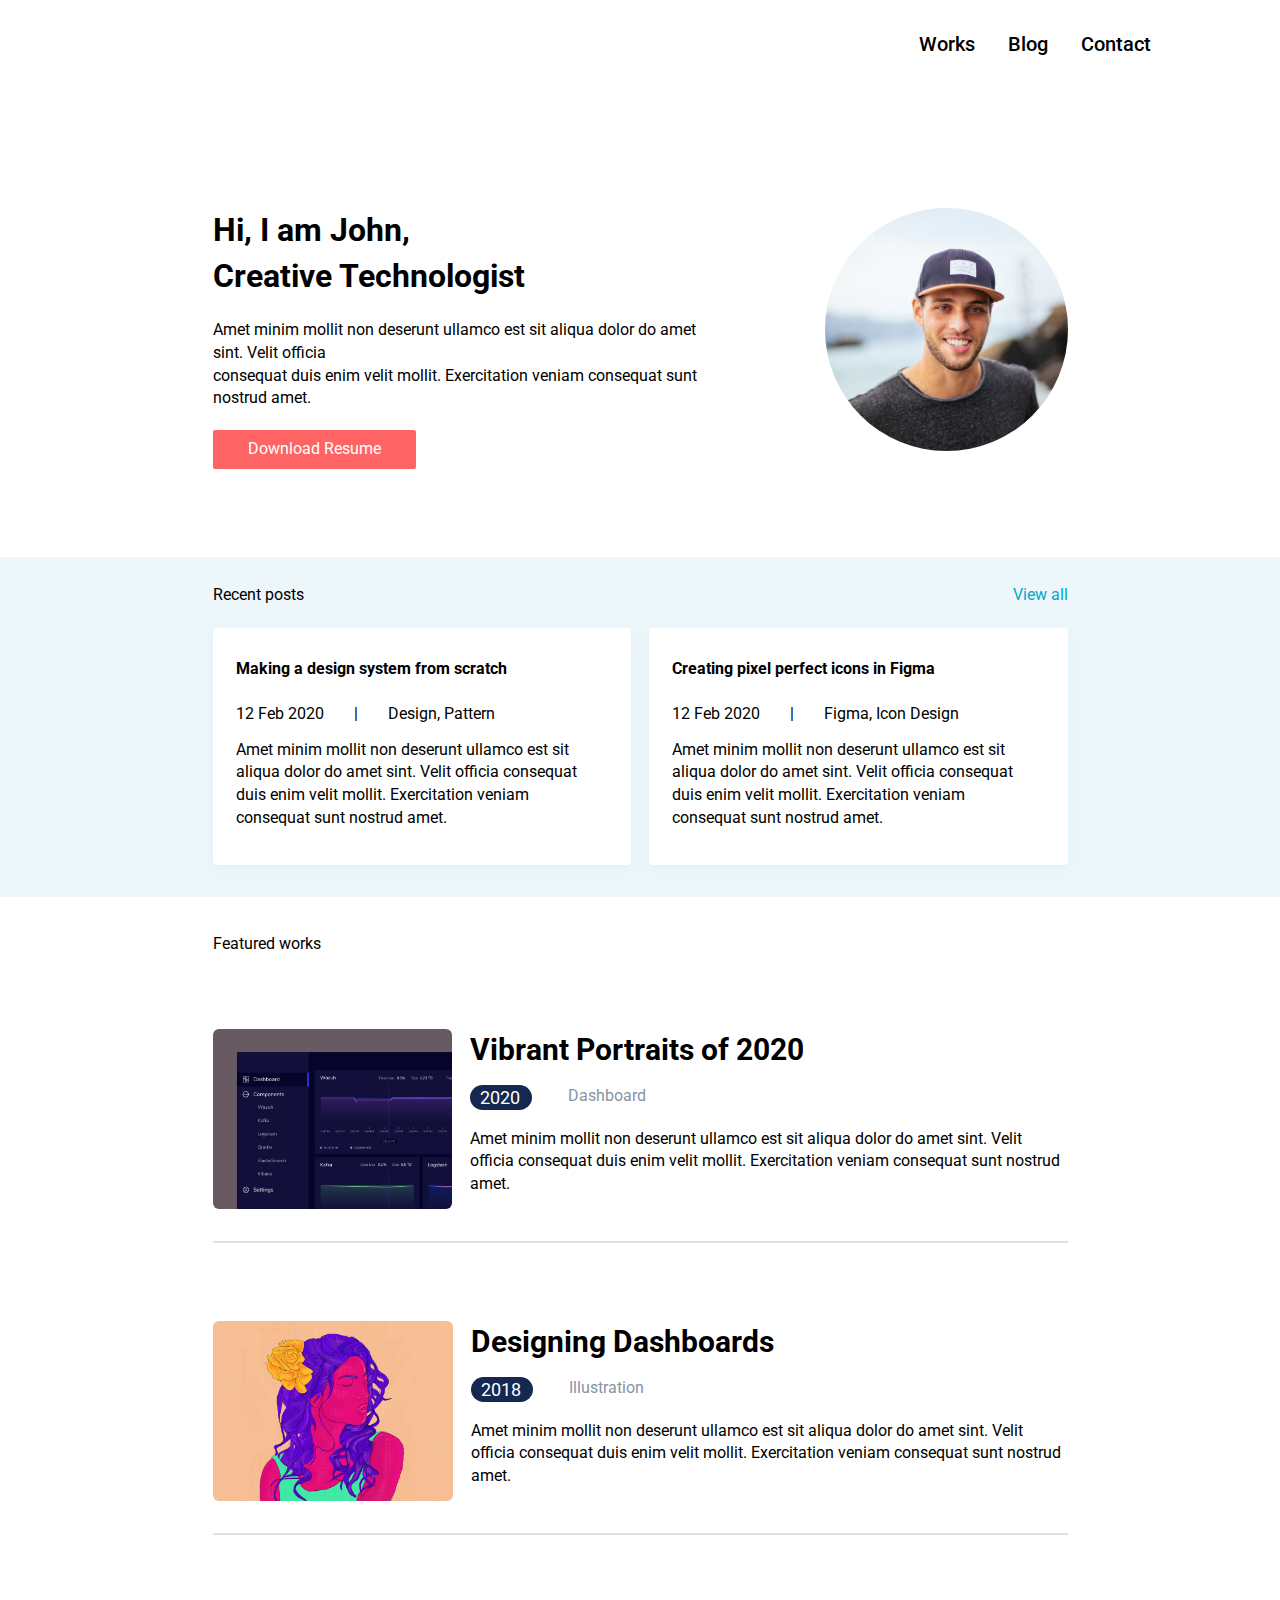
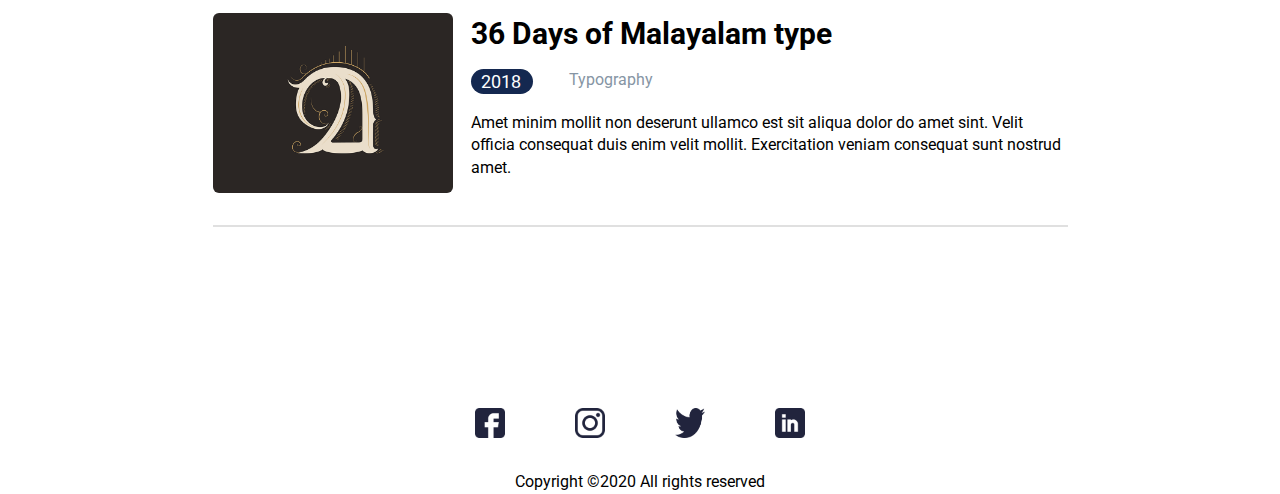
<file: index.html>
<!DOCTYPE html>
<html lang="ru">

<head>
    <meta charset="UTF-8">
    <meta http-equiv="X-UA-Compatible" content="IE=edge">
    <meta name="viewport" content="width=device-width, initial-scale=1.0">
    <link rel="preconnect" href="https://fonts.googleapis.com">
    <link rel="preconnect" href="https://fonts.gstatic.com" crossorigin>
    <link href="https://fonts.googleapis.com/css2?family=Roboto:wght@400;500;700;900&display=swap" rel="stylesheet">
    <link rel="stylesheet" href="css/normalize.css">
    <link rel="stylesheet" href="css/style.css">
    <title>Портфолио</title>
</head>

<body>
    <div class="wrapper">
        <header class="header">
            <div class="container header__container">
                <nav class="nav">
                    <ul class="nav__list">
                        <li class="nav__item">
                            <a href="#">Works</a>
                        </li>
                        <li class="nav__item">
                            <a href="#">Blog</a>
                        </li>
                        <li class="nav__item">
                            <a href="#">Contact</a>
                        </li>
                    </ul>
                </nav>
                <div class="header__burger">
                    <div class="header__burger-el"></div>
                </div>
            </div>
        </header>
        <main class="main">
            <section class="about">
                <div class="container about__container">
                    <div class="about__info">
                        <div class="about__title">
                            <h1>
                                Hi, I am John, <br>
                                Creative Technologist
                            </h1>
                        </div>
                        <div class="about__text">
                            Amet minim mollit non deserunt ullamco est sit aliqua dolor do amet sint. Velit officia <br>
                            consequat duis enim velit mollit. Exercitation veniam consequat sunt nostrud amet.
                        </div>
                        <button class="about__button">Download Resume</button>
                    </div>
                    <div class="about__avatar">
                        <img src="img/jhon.png" alt="Jhon" class="about__img">
                    </div>
                </div>
            </section>
            <section class="recent-posts">
                <div class="container recent-posts__container">
                    <div class="recent-posts__top">
                        <div class="recent-posts__title">
                            Recent posts
                        </div>
                        <a href="#" class="recent-posts__link">View all</a>
                    </div>
                    <div class="recent-posts__articles">
                        <article class="recent-posts__article">
                            <a href="#" class="recent-posts__subtitle">Making a design system from scratch</a>
                            <div class="recent-posts__info">
                                12 Feb 2020 <span class="recent-posts__separator">|</span> Design, Pattern
                            </div>
                            <div class="recent-posts__text">
                                Amet minim mollit non deserunt ullamco est sit aliqua dolor do amet sint. Velit officia
                                consequat duis enim velit mollit. Exercitation veniam consequat sunt nostrud amet.
                            </div>
                        </article>
                        <article class="recent-posts__article">
                            <a href="#" class="recent-posts__subtitle">Creating pixel perfect icons in Figma</a>
                            <div class="recent-posts__info">
                                12 Feb 2020 <span class="recent-posts__separator">|</span> Figma, Icon Design
                            </div>
                            <div class="recent-posts__text">
                                Amet minim mollit non deserunt ullamco est sit aliqua dolor do amet sint. Velit officia
                                consequat duis enim velit mollit. Exercitation veniam consequat sunt nostrud amet.
                            </div>
                        </article>
                    </div>
                </div>
            </section>
            <section class="featured">
                <div class="container">
                    <div class="title-category">Featured works</div>
                    <div class="featured__works">
                        <article class="work">
                            <div class="work__img-wrap">
                                <img src="img/kafka.png" alt="" class="work__img">
                            </div>
                            <div class="work__info">
                                <div class="work__title">
                                    Vibrant Portraits of 2020
                                </div>
                                <div class="work__subtitle">
                                    <div class="work__date">
                                        2020
                                    </div>
                                    <div class="work__category">
                                        Dashboard
                                    </div>
                                </div>
                                <div class="work__text">
                                    Amet minim mollit non deserunt ullamco est sit aliqua dolor do amet sint. Velit
                                    officia consequat duis enim velit mollit. Exercitation veniam consequat sunt nostrud
                                    amet.
                                </div>
                            </div>
                        </article>
                        <article class="work">
                            <div class="work__img-wrap">
                                <img src="img/women.png" alt="" class="work__img">
                            </div>
                            <div class="work__info">
                                <div class="work__title">
                                    Designing Dashboards
                                </div>
                                <div class="work__subtitle">
                                    <div class="work__date">
                                        2018
                                    </div>
                                    <div class="work__category">
                                        Illustration
                                    </div>
                                </div>
                                <div class="work__text">
                                    Amet minim mollit non deserunt ullamco est sit aliqua dolor do amet sint. Velit
                                    officia consequat duis enim velit mollit. Exercitation veniam consequat sunt nostrud
                                    amet.
                                </div>
                            </div>
                        </article>
                        <article class="work">
                            <div class="work__img-wrap">
                                <img src="img/A.png" alt="" class="work__img">
                            </div>
                            <div class="work__info">
                                <div class="work__title">
                                    36 Days of Malayalam type
                                </div>
                                <div class="work__subtitle">
                                    <div class="work__date">
                                        2018
                                    </div>
                                    <div class="work__category">
                                        Typography
                                    </div>
                                </div>
                                <div class="work__text">
                                    Amet minim mollit non deserunt ullamco est sit aliqua dolor do amet sint. Velit
                                    officia consequat duis enim velit mollit. Exercitation veniam consequat sunt nostrud
                                    amet.
                                </div>
                            </div>
                        </article>
                    </div>
                </div>
            </section>
        </main>
        <footer class="footer">
            <div class="container">
                <ul class="icon-list">
                    <li class="icon-list__item">
                        <a href="#"> <img src="img/fb.png" alt="" class="icon-list__item-img"></a>
                    </li>
                    <li class="icon-list__item">
                        <a href="#"> <img src="img/insta.png" alt="" class="icon-list__item-img"></a>
                    </li>
                    <li class="icon-list__item">
                        <a href="#"> <img src="img/Group.png" alt="" class="icon-list__item-img"></a>
                    </li>
                    <li class="icon-list__item">
                        <a href="#"> <img src="img/Linkedin.png" alt="" class="icon-list__item-img"></a>
                    </li>
                </ul>
                <div class="text">
                    Copyright ©2020 All rights reserved 
                </div>
            </div>
        </footer>
    </div>
</body>

</html>
</file>
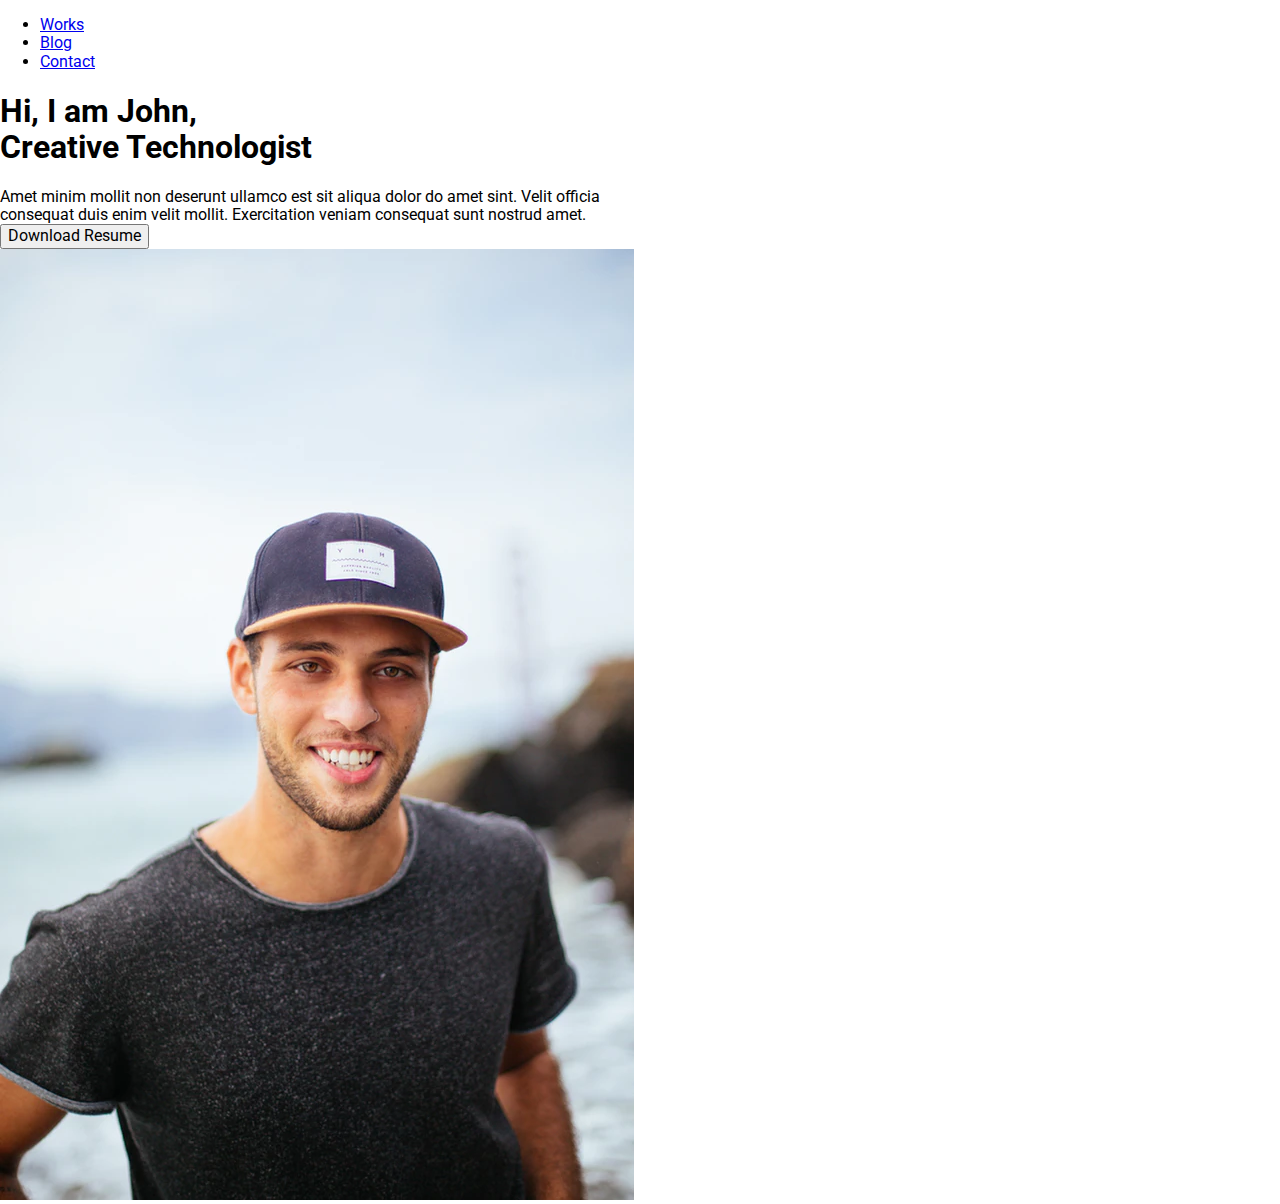
<file: portfolio/index.html>
<!DOCTYPE html>
<html lang="ru">

<head>
    <meta charset="UTF-8">
    <meta http-equiv="X-UA-Compatible" content="IE=edge">
    <meta name="viewport" content="width=device-width, initial-scale=1.0">
    <link rel="preconnect" href="https://fonts.googleapis.com">
    <link rel="preconnect" href="https://fonts.gstatic.com" crossorigin>
    <link href="https://fonts.googleapis.com/css2?family=Roboto:wght@400;500;700;900&display=swap" rel="stylesheet">
    <link rel="stylesheet" href="/css/normalize.css">
    <link rel="stylesheet" href="css/style.css">
    <title>Портфолио</title>
</head>

<body>
    <div class="wrapper">
        <header class="header">
            <div class="container header__container">
                <nav class="nav">
                    <ul class="nav__liat">
                        <li class="nav__item">
                            <a href="#">Works</a>
                        </li>
                        <li class="nav__item">
                            <a href="#">Blog</a>
                        </li>
                        <li class="nav__item">
                            <a href="#">Contact</a>
                        </li>
                    </ul>
                </nav>
            </div>
        </header>
        <main class="main">
            <section class="about">
                <div class="container">
                    <div class="about__info">
                        <div class="about__title">
                            <h1>
                                Hi, I am John, <br>
                                Creative Technologist
                            </h1>
                        </div>
                        <div class="about__text">
                            Amet minim mollit non deserunt ullamco est sit aliqua dolor do amet sint. Velit officia <br>
                            consequat duis enim velit mollit. Exercitation veniam consequat sunt nostrud amet.
                        </div>
                        <button class="about__button">Download Resume</button>
                    </div>
                    <div class="about__avatar">
                        <img src="/img/jhon.png" alt="Jhon" class="about__img">
                    </div>
                </div>
            </section>
        </main>
    </div>
</body>

</html>
</file>
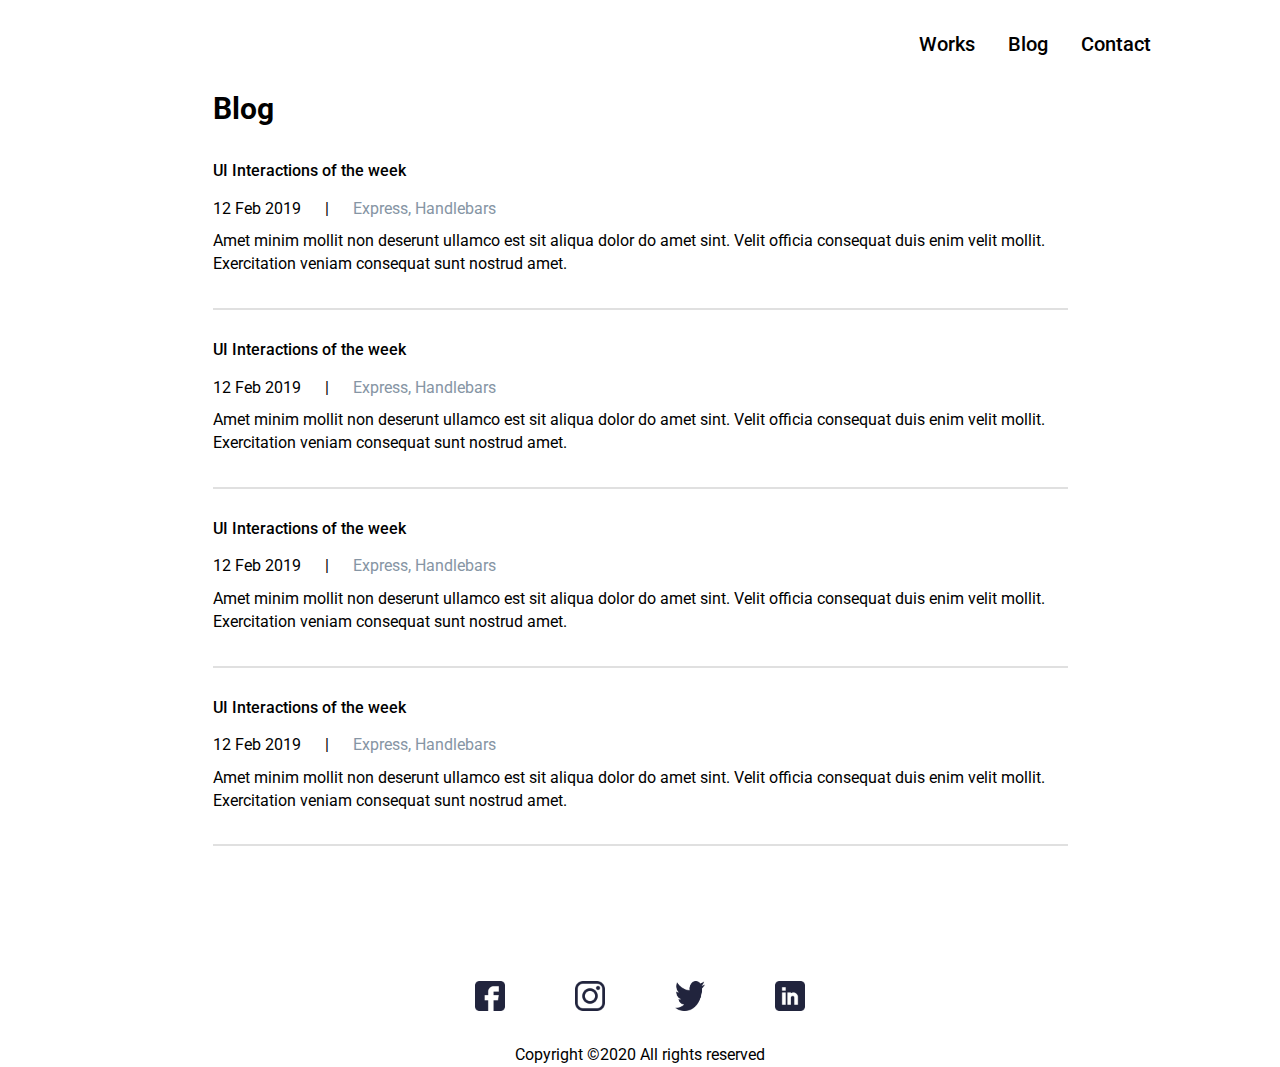
<file: blog.html>
<!DOCTYPE html>
<html lang="ru">

<head>
    <meta charset="UTF-8">
    <meta http-equiv="X-UA-Compatible" content="IE=edge">
    <meta name="viewport" content="width=device-width, initial-scale=1.0">
    <link rel="preconnect" href="https://fonts.googleapis.com">
    <link rel="preconnect" href="https://fonts.gstatic.com" crossorigin>
    <link href="https://fonts.googleapis.com/css2?family=Roboto:wght@400;500;700;900&display=swap" rel="stylesheet">
    <link rel="stylesheet" href="css/normalize.css">
    <link rel="stylesheet" href="css/style.css">
    <title>Портфолио</title>
</head>

<body>
    <div class="wrapper">
        <header class="header">
            <div class="container header__container">
                <nav class="nav">
                    <ul class="nav__list">
                        <li class="nav__item">
                            <a href="work.html">Works</a>
                        </li>
                        <li class="nav__item">
                            <a href="#">Blog</a>
                        </li>
                        <li class="nav__item">
                            <a href="index.html">Contact</a>
                        </li>
                    </ul>
                </nav>
                <div class="header__burger">
                    <div class="header__burger-el"></div>
                </div>
            </div>
        </header>
        <main class="main">
            <div class="blog container">
                <div class="blog__title">
                    Blog
                </div>
                <div class="blog__articles">
                    <div class="blog__article">
                        <div class="blog__subtitle">
                            UI Interactions of the week
                        </div>
                        <div class="blog__info">
                            12 Feb 2019 <span class="blog__separator">|</span> <span class="blog__subtitle-elem">Express,
                                Handlebars</span>
                        </div>
                        <div class="blog__text">
                            Amet minim mollit non deserunt ullamco est sit aliqua dolor do amet sint. Velit officia
                            consequat duis enim velit mollit. Exercitation veniam consequat sunt nostrud amet.
                        </div>
                    </div>
                    <div class="blog__article">
                        <div class="blog__subtitle">
                            UI Interactions of the week
                        </div>
                        <div class="blog__info">
                            12 Feb 2019 <span class="blog__separator">|</span> <span class="blog__subtitle-elem">Express,
                                Handlebars</span>
                        </div>
                        <div class="blog__text">
                            Amet minim mollit non deserunt ullamco est sit aliqua dolor do amet sint. Velit officia
                            consequat duis enim velit mollit. Exercitation veniam consequat sunt nostrud amet.
                        </div>
                    </div>
                    <div class="blog__article">
                        <div class="blog__subtitle">
                            UI Interactions of the week
                        </div>
                        <div class="blog__info">
                            12 Feb 2019 <span class="blog__separator">|</span> <span class="blog__subtitle-elem">Express,
                                Handlebars</span>
                        </div>
                        <div class="blog__text">
                            Amet minim mollit non deserunt ullamco est sit aliqua dolor do amet sint. Velit officia
                            consequat duis enim velit mollit. Exercitation veniam consequat sunt nostrud amet.
                        </div>
                    </div>
                    <div class="blog__article">
                        <div class="blog__subtitle">
                            UI Interactions of the week
                        </div>
                        <div class="blog__info">
                            12 Feb 2019 <span class="blog__separator">|</span> <span class="blog__subtitle-elem">Express,
                                Handlebars</span>
                        </div>
                        <div class="blog__text">
                            Amet minim mollit non deserunt ullamco est sit aliqua dolor do amet sint. Velit officia
                            consequat duis enim velit mollit. Exercitation veniam consequat sunt nostrud amet.
                        </div>
                    </div>
                </div>
            </div>
    </div>
    </main>
    <footer class="footer">
        <div class="container">
            <ul class="icon-list">
                <li class="icon-list__item">
                    <a href="#"> <img src="img/fb.png" alt="" class="icon-list__item-img"></a>
                </li>
                <li class="icon-list__item">
                    <a href="#"> <img src="img/insta.png" alt="" class="icon-list__item-img"></a>
                </li>
                <li class="icon-list__item">
                    <a href="#"> <img src="img/Group.png" alt="" class="icon-list__item-img"></a>
                </li>
                <li class="icon-list__item">
                    <a href="#"> <img src="img/Linkedin.png" alt="" class="icon-list__item-img"></a>
                </li>
            </ul>
            <div class="text">
                Copyright ©2020 All rights reserved
            </div>
        </div>
    </footer>
    </div>
</body>

</html>
</file>
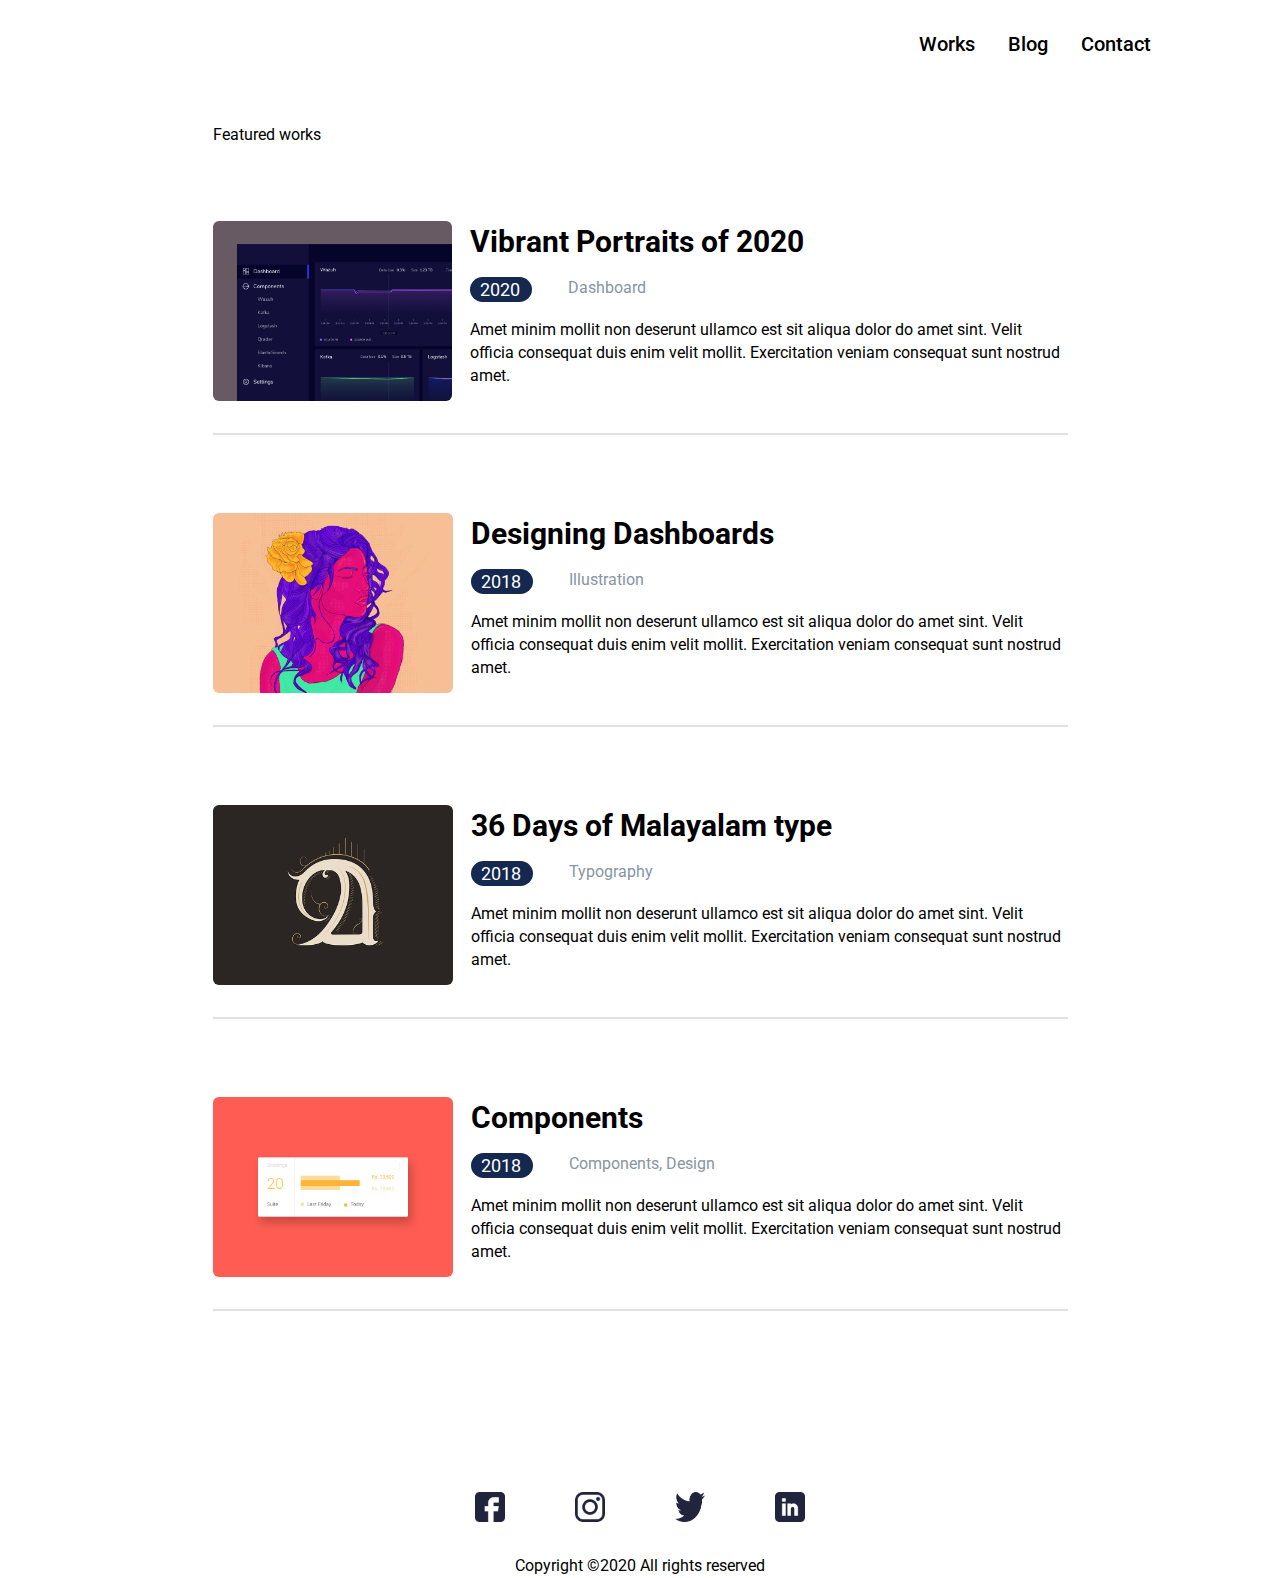
<file: work.html>
<!DOCTYPE html>
<html lang="ru">

<head>
    <meta charset="UTF-8">
    <meta http-equiv="X-UA-Compatible" content="IE=edge">
    <meta name="viewport" content="width=device-width, initial-scale=1.0">
    <link rel="preconnect" href="https://fonts.googleapis.com">
    <link rel="preconnect" href="https://fonts.gstatic.com" crossorigin>
    <link href="https://fonts.googleapis.com/css2?family=Roboto:wght@400;500;700;900&display=swap" rel="stylesheet">
    <link rel="stylesheet" href="css/normalize.css">
    <link rel="stylesheet" href="css/style.css">
    <title>Портфолио</title>
</head>

<body>
    <div class="wrapper">
        <header class="header">
            <div class="container header__container">
                <nav class="nav">
                    <ul class="nav__list">
                        <li class="nav__item">
                            <a href="#">Works</a>
                        </li>
                        <li class="nav__item">
                            <a href="blog.html">Blog</a>
                        </li>
                        <li class="nav__item">
                            <a href="index.html">Contact</a>
                        </li>
                    </ul>
                </nav>
                <div class="header__burger">
                    <div class="header__burger-el"></div>
                </div>
            </div>
        </header>
        <main class="main">
            <section class="featured">
                <div class="container">
                    <div class="title-category">Featured works</div>
                    <div class="featured__works">
                        <article class="work">
                            <div class="work__img-wrap">
                                <img src="img/kafka.png" alt="" class="work__img">
                            </div>
                            <div class="work__info">
                                <div class="work__title">
                                    Vibrant Portraits of 2020
                                </div>
                                <div class="work__subtitle">
                                    <div class="work__date">
                                        2020
                                    </div>
                                    <div class="work__category">
                                        Dashboard
                                    </div>
                                </div>
                                <div class="work__text">
                                    Amet minim mollit non deserunt ullamco est sit aliqua dolor do amet sint. Velit
                                    officia consequat duis enim velit mollit. Exercitation veniam consequat sunt nostrud
                                    amet.
                                </div>
                            </div>
                        </article>
                        <article class="work">
                            <div class="work__img-wrap">
                                <img src="img/women.png" alt="" class="work__img">
                            </div>
                            <div class="work__info">
                                <div class="work__title">
                                    Designing Dashboards
                                </div>
                                <div class="work__subtitle">
                                    <div class="work__date">
                                        2018
                                    </div>
                                    <div class="work__category">
                                        Illustration
                                    </div>
                                </div>
                                <div class="work__text">
                                    Amet minim mollit non deserunt ullamco est sit aliqua dolor do amet sint. Velit
                                    officia consequat duis enim velit mollit. Exercitation veniam consequat sunt nostrud
                                    amet.
                                </div>
                            </div>
                        </article>
                        <article class="work">
                            <div class="work__img-wrap">
                                <img src="img/A.png" alt="" class="work__img">
                            </div>
                            <div class="work__info">
                                <div class="work__title">
                                    36 Days of Malayalam type
                                </div>
                                <div class="work__subtitle">
                                    <div class="work__date">
                                        2018
                                    </div>
                                    <div class="work__category">
                                        Typography
                                    </div>
                                </div>
                                <div class="work__text">
                                    Amet minim mollit non deserunt ullamco est sit aliqua dolor do amet sint. Velit
                                    officia consequat duis enim velit mollit. Exercitation veniam consequat sunt nostrud
                                    amet.
                                </div>
                            </div>
                        </article>
                        <article class="work">
                            <div class="work__img-wrap">
                                <img src="img/kr.png" alt="" class="work__img">
                            </div>
                            <div class="work__info">
                                <div class="work__title">
                                    Components
                                </div>
                                <div class="work__subtitle">
                                    <div class="work__date">
                                        2018
                                    </div>
                                    <div class="work__category">
                                        Components, Design
                                    </div>
                                </div>
                                <div class="work__text">
                                    Amet minim mollit non deserunt ullamco est sit aliqua dolor do amet sint. Velit
                                    officia consequat duis enim velit mollit. Exercitation veniam consequat sunt nostrud
                                    amet.
                                </div>
                            </div>
                        </article>
                    </div>
                </div>
            </section>
        </main>
        <footer class="footer">
            <div class="container">
                <ul class="icon-list">
                    <li class="icon-list__item">
                        <a href="#"> <img src="img/fb.png" alt="" class="icon-list__item-img"></a>
                    </li>
                    <li class="icon-list__item">
                        <a href="#"> <img src="img/insta.png" alt="" class="icon-list__item-img"></a>
                    </li>
                    <li class="icon-list__item">
                        <a href="#"> <img src="img/Group.png" alt="" class="icon-list__item-img"></a>
                    </li>
                    <li class="icon-list__item">
                        <a href="#"> <img src="img/Linkedin.png" alt="" class="icon-list__item-img"></a>
                    </li>
                </ul>
                <div class="text">
                    Copyright ©2020 All rights reserved
                </div>
            </div>
        </footer>
    </div>
</body>

</html>
</file>
<file: css/style.css>
* {
  box-sizing: border-box;
}

html,
body {
  margin: 0;
  padding: 0;
  height: 100%;
  width: 100%;
}

body {
  font-family: "Roboto", sans-serif;
  font-size: 16px;
  line-height: 1.42;
}

ul,
li {
  list-style: none;
  padding: 0;
  margin: 0;
}

a {
  text-decoration: none;
  color: #000;
}

h1,
h2,
h3 {
  margin: 0;
}

.container {
  max-width: 865px;
  margin: 0 auto;
  padding: 0 5px;
}

.header {
  padding-top: 30px;
  padding-bottom: 30px;
}

.header__container {
  max-width: 1032px;
  display: flex;
  justify-content: flex-end;
}

.nav__list {
  display: flex;
  font-weight: 500;
  font-size: 20px;
}

.nav__item {
  margin-left: 33px;
}
.header__burger {
  width: 30px;
  height: 22px;
  background-color: #edf7fa;
  position: relative;
  display: none;
  align-items: center;
  margin-right: 18px;
}
.header__burger-el {
  height: 2px;
  width: 100%;
  background-color: #21243D;
  position: relative;
}
.about__container {
  display: flex;
  padding-top: 120px;
}
.header__burger-el::before,
.header__burger-el::after {
  content: "";
  height: 2px;
  width: 100%;
  background-color: #21243D;
  position: absolute;
}
.header__burger-el::before {
  top: -8px;
}
.header__burger-el::after {
  top: 8px;
}
@media (max-width: 480px) {
  .header {
    padding-top: 20px;
  }
  .nav {
    display: none;
  }
  .header__burger {
    display: flex;
  }
}

.about__info {
  padding-right: 12%;
}

.about__avatar {
  width: 243px;
  height: 243px;
  border-radius: 50%;
  overflow: hidden;
  flex-shrink: 0;
}

.about__img {
  height: 100%;
  width: 100%;
  object-fit: cover;
}
.about__text {
  margin-top: 20px;
  margin-bottom: 20px;
}

.about__button {
  background: #ff6464;
  border-radius: 2px;
  color: #fff;
  padding-bottom: 10px;
  padding-top: 10px;
  padding-left: 35px;
  padding-right: 35px;
  border: none;
}
@media (max-width: 480px) {
  .about__container {
    flex-direction: column-reverse;
    align-items: center;
    text-align: center;
  }
  .about__info {
    padding: 0 24px;
  }
  .about__avatar {
    width: 170px;
    height: 170px;
  }
}

.recent-posts {
  background-color: #edf7fa;
  padding: 27px 0px 32px;
}

.recent-posts__top {
  display: flex;
  justify-content: space-between;
  margin-bottom: 22px;
}

.recent-posts__articles {
  display: flex;
  justify-content: space-between;
}

.recent-posts__link {
  color: #00a8cc;
}

.recent-posts__separator {
  margin-left: 26px;
  margin-right: 26px;
}

.recent-posts__subtitle {
  font-weight: bold;
}

.recent-posts__article {
  background: #ffffff;
  box-shadow: 0px 4px 10px rgba(187, 225, 250, 0.25);
  border-radius: 4px;
  width: 49%;
  margin-right: 2%;
  padding: 30px 48px 35px 23px;
}
.recent-posts__article:last-child {
  margin-right: 0;
}
.work {
  display: flex;
  margin-bottom: 46px;
  border-bottom: 2px solid #E0E0E0;
  padding: 32px 0;
}
.work__info {
  margin-left: 18px;
}
.work__img-wrap {
  width: 246px;
  height: 180px;
  border-radius: 6px;
}
.work__img {
  height: 100%;
  width: auto;
}
.title-category {
  margin-top: 36px;
  margin-bottom: 42px;
}
.work__title {
  font-weight: bold;
  font-size: 30px;
  margin-bottom: 13px;
}
.work__subtitle {
  display: inline-flex;
}
.work__date {
  width: 62px;
  height: 25px;
  background: #142850;
  border-radius: 16px;
  font-size: 18px;
  color: #ffffff;
  margin-right: 36px;
  padding-left: 10px;
}
.work__category {
  color: #8695a4;
}
.work__text {
  margin-top: 17px;
}
.icon-list {
  display: flex;
  justify-content: center;
}
.icon-list__item {
  margin-left: 35px;
  margin-right: 35px;
  margin-top: 135px;
}
.icon-list__item-img {
  width: 30px;
  height: 30px;
}
.text {
  display: flex;
  justify-content: center;
  margin-top: 26px;
}
@media (max-width: 480px) {
  .recent-posts__container {
    padding: 0 10px;
  }
  .recent-posts__top {
    justify-content: center;
  }
  .recent-posts__link {
    display: none;
  }
  .recent-posts__articles {
    flex-direction: column;
  }
  .recent-posts__article {
    width: 100%;
    margin-right: 0;
    padding: 12px 22px 20px;
    margin-bottom: 17px;
  }
}
.about__container {
  padding-bottom: 88px;
}

@media (max-width: 480px) {
  .featured__works {
    display: flex;
    overflow: auto;
  }
  .work {
    display: flex;
    flex-direction: column;
    flex: 0 0 100%;
  }
  .title-category {
    display: flex;
    justify-content: center;
  }
  .icon-list__item {
    margin-right: 0;
}
}
.recent-posts__text {
  margin-top: 13px;
}
.recent-posts__info {
  margin-top: 22px;
}
.blog__articles {
  display: flex;
  justify-content: center;
  flex-direction: column;
}
.blog__title {
  font-weight: bold;
  font-size: 30px;
}
.blog__subtitle {
  font-weight: 500;
  font-size: 30;
  padding-bottom: 15px;
}
.blog__separator {
  margin-left: 20px;
  margin-right: 20px;
}
.blog__subtitle-elem {
  color: #8695A4;
}
.blog__article {
  border-bottom: 2px solid #E0E0E0;
  padding-bottom: 32px;
  padding-top: 29px;
}
.blog__text {
  padding-top: 10px;
}
@media (max-width: 480px) {
  .blog__separator {
    margin-left: 15px;
    margin-right: 15px;
  }
  .blog__article {
    padding-bottom: 24px;
    padding-top: 23px;
  }
  .blog__subtitle {
    padding-bottom: 10px;
  }
}
.work__img {
  border-radius: 6px;
}
</file>
<file: portfolio/css/style.css>
* {
    box-sizing: border-box;
}
body {
    font-family: 'Roboto', sans-serif;
}
</file>
